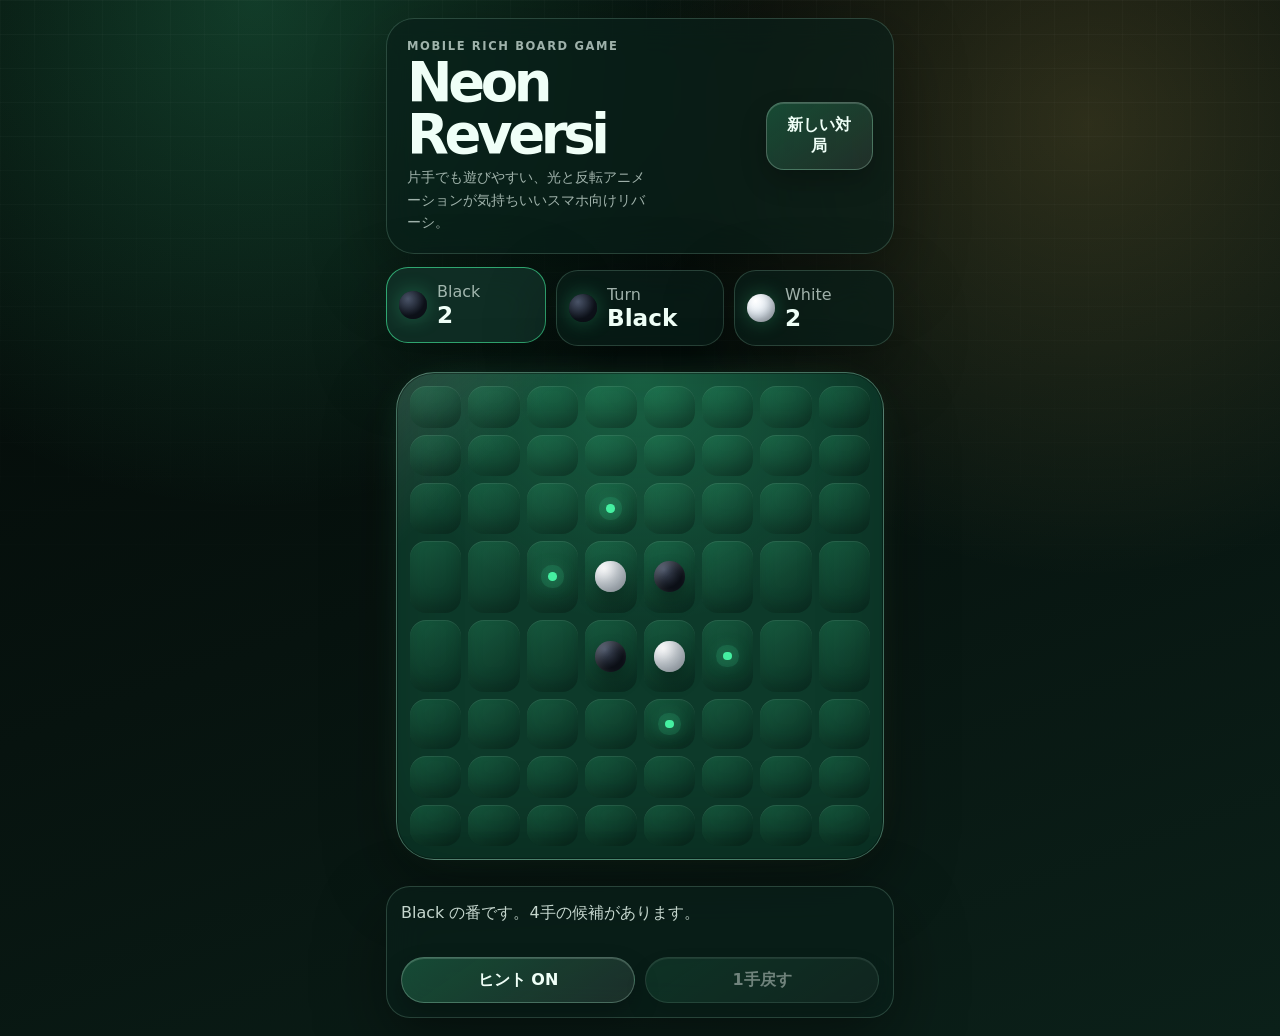
<file: index.html>
<!doctype html>
<html lang="ja">
  <head>
    <meta charset="UTF-8" />
    <meta name="viewport" content="width=device-width, initial-scale=1, viewport-fit=cover" />
    <meta name="theme-color" content="#07130f" />
    <title>Neon Reversi</title>
    <link rel="stylesheet" href="styles.css" />
  </head>
  <body>
    <main class="app-shell" aria-labelledby="game-title">
      <section class="hero-card">
        <div>
          <p class="eyebrow">Mobile Rich Board Game</p>
          <h1 id="game-title">Neon Reversi</h1>
          <p class="lead">片手でも遊びやすい、光と反転アニメーションが気持ちいいスマホ向けリバーシ。</p>
        </div>
        <button id="new-game" class="glass-button" type="button">新しい対局</button>
      </section>

      <section class="score-row" aria-label="スコア">
        <article class="score-card active" id="score-black-card">
          <span class="disc-mini black"></span>
          <div>
            <p>Black</p>
            <strong id="score-black">2</strong>
          </div>
        </article>
        <article class="turn-card" aria-live="polite">
          <span id="turn-orb" class="turn-orb black"></span>
          <div>
            <p>Turn</p>
            <strong id="turn-label">Black</strong>
          </div>
        </article>
        <article class="score-card" id="score-white-card">
          <span class="disc-mini white"></span>
          <div>
            <p>White</p>
            <strong id="score-white">2</strong>
          </div>
        </article>
      </section>

      <section class="board-wrap">
        <div class="board-glow" aria-hidden="true"></div>
        <div id="board" class="board" role="grid" aria-label="リバーシ盤"></div>
      </section>

      <section class="control-panel">
        <p id="message" class="message" aria-live="polite">Black の番です。光っているマスに置けます。</p>
        <div class="actions">
          <button id="hint-toggle" class="pill-button" type="button" aria-pressed="true">ヒント ON</button>
          <button id="undo" class="pill-button" type="button">1手戻す</button>
        </div>
      </section>
    </main>

    <div id="toast" class="toast" role="status" aria-live="polite"></div>
    <script src="script.js"></script>
  </body>
</html>
</file>
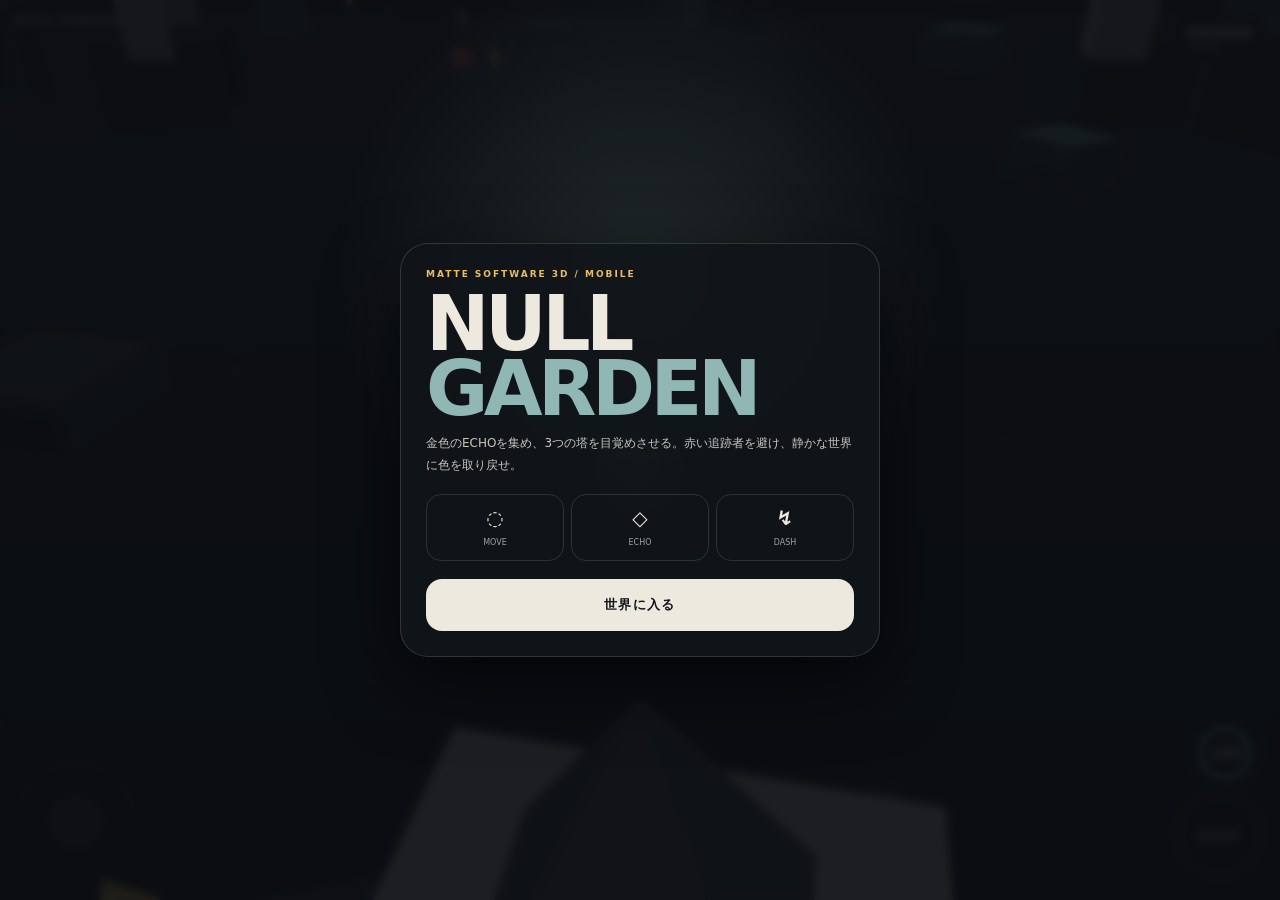
<file: null-garden/index.html>
<!doctype html><html lang="ja"><head><meta charset="utf-8"><meta name="viewport" content="width=device-width,initial-scale=1,maximum-scale=1,user-scalable=no,viewport-fit=cover"><meta name="theme-color" content="#11151a"><title>NULL GARDEN</title><style>*{box-sizing:border-box;-webkit-tap-highlight-color:transparent}html,body{margin:0;width:100%;height:100%;overflow:hidden;background:#11151a;color:#eee9df;font-family:system-ui,-apple-system,sans-serif;touch-action:none}canvas{position:fixed;inset:0;width:100%;height:100%}.ui{position:fixed;inset:0;pointer-events:none;padding:calc(14px + env(safe-area-inset-top)) 14px}.brand{font-size:11px;font-weight:900;letter-spacing:.2em;text-shadow:0 2px 12px #000}.score{position:absolute;right:14px;top:calc(14px + env(safe-area-inset-top));padding:9px 12px;border:1px solid #ffffff24;border-radius:14px;background:#12161dcc;backdrop-filter:blur(8px);font-weight:900}.score small{display:block;color:#9ca2a5;font-size:8px;letter-spacing:.15em}.core{position:absolute;right:20px;bottom:calc(112px + env(safe-area-inset-bottom));width:70px;height:70px;border-radius:50%;display:grid;place-items:center;border:1px solid #ffffff24;background:#12161dcc;font-weight:900}.core:after{content:"";position:absolute;inset:7px;border-radius:50%;border:5px solid #7fcac6;clip-path:inset(calc(100% - var(--hp)) 0 0)}.core span{z-index:1}.msg{position:absolute;top:18%;left:50%;transform:translateX(-50%);text-align:center;width:90%;opacity:0;transition:.2s;text-shadow:0 5px 20px #000}.msg.on{opacity:1}.msg b{font-size:30px;letter-spacing:.12em}.msg p{margin:5px;color:#cbc8c0;font-size:11px}.joy{position:fixed;left:18px;bottom:calc(20px + env(safe-area-inset-bottom));width:116px;height:116px;border-radius:50%;border:1px solid #ffffff26;background:#090c103f;pointer-events:auto}.knob{position:absolute;left:50%;top:50%;width:50px;height:50px;border-radius:50%;transform:translate(-50%,-50%);background:#eee9df28;border:1px solid #ffffff48}.dash{position:fixed;right:20px;bottom:calc(24px + env(safe-area-inset-bottom));width:82px;height:82px;border-radius:50%;pointer-events:auto;border:1px solid #ffffff2b;background:#12161dcc;color:#eee9df;font-weight:900;letter-spacing:.08em}.dash.ready{box-shadow:0 0 0 5px #e9bd6318}.screen{position:fixed;inset:0;z-index:5;display:grid;place-items:center;padding:24px;background:radial-gradient(circle at 50% 30%,#526b6a44,transparent 34%),#0b0e12e8;backdrop-filter:blur(4px)}.hide{display:none}.card{width:min(92vw,480px);padding:25px;border:1px solid #ffffff24;border-radius:28px;background:#11151ae8;box-shadow:0 25px 70px #0009}.eye{color:#e9bd63;font-size:9px;font-weight:900;letter-spacing:.22em}h1{margin:12px 0;font-size:clamp(45px,14vw,76px);line-height:.86;letter-spacing:-.06em}h1 span{display:block;color:#91b7b4}.lead{color:#c8c5bd;font-size:12px;line-height:1.8}.rules{display:grid;grid-template-columns:repeat(3,1fr);gap:7px;margin:18px 0}.rules div{padding:11px 5px;border:1px solid #ffffff20;border-radius:15px;text-align:center}.rules b{display:block;font-size:20px}.rules small{color:#9ca2a5;font-size:8px}.go{width:100%;height:52px;border:0;border-radius:16px;background:#eee9df;color:#11151a;font-weight:900;letter-spacing:.1em}.retry{margin-top:8px;width:100%;height:48px;border:1px solid #ffffff24;border-radius:16px;background:transparent;color:#eee9df;font-weight:800}@media(orientation:landscape) and (max-height:500px){.card{transform:scale(.82)}}</style></head><body><canvas id="c"></canvas><div class="ui"><div class="brand">NULL GARDEN</div><div class="score"><span id="sc">000000</span><small>SCORE</small></div><div id="core" class="core" style="--hp:100%"><span id="hp">100</span></div><div id="msg" class="msg"><b></b><p></p></div></div><div id="joy" class="joy"><div id="knob" class="knob"></div></div><button id="dash" class="dash">DASH</button><div id="start" class="screen"><div class="card"><div class="eye">MATTE SOFTWARE 3D / MOBILE</div><h1>NULL<span>GARDEN</span></h1><p class="lead">金色のECHOを集め、3つの塔を目覚めさせる。赤い追跡者を避け、静かな世界に色を取り戻せ。</p><div class="rules"><div><b>◌</b><small>MOVE</small></div><div><b>◇</b><small>ECHO</small></div><div><b>↯</b><small>DASH</small></div></div><button id="go" class="go">世界に入る</button></div></div><div id="end" class="screen hide"><div class="card"><div id="endEye" class="eye"></div><h1 id="endTitle" style="font-size:48px"></h1><p id="endText" class="lead"></p><button id="again" class="go">もう一度</button></div></div><script>(function(){'use strict';var d=document,c=d.getElementById('c'),x=c.getContext('2d'),W,H,R=1,state=0,t=0,last=performance.now(),score=0,aw=0,got=0,shake=0,flash=0,P,B,E,N,T,Q=[],stars=[],joy={x:0,y:0,id:-1},cam={x:0,y:9,z:18,a:Math.PI,p:-.54};function el(i){return d.getElementById(i)}function resize(){R=Math.min(devicePixelRatio||1,2);W=innerWidth;H=innerHeight;c.width=W*R;c.height=H*R;x.setTransform(R,0,0,R,0,0)}addEventListener('resize',resize);resize();function rnd(a,b){return(b||0)+Math.random()*(a-(b||0))}function cl(v,a,b){return Math.max(a,Math.min(b,v))}function setup(){P={x:0,z:12,vx:0,vz:0,a:Math.PI,hp:100,d:0,inv:0,tr:[]};B=[];E=[];N=[];T=[{x:-20,z:-18,on:0},{x:20,z:-18,on:0},{x:0,z:23,on:0}];Q=[];stars=[];score=aw=got=t=0;for(var i=0;i<70;i++)stars.push({x:Math.random(),y:Math.random()*.55,r:rnd(1.3,.3),a:rnd(.7,.15)});for(i=0;i<48;i++){var bx,bz,s,h,ok=0;while(!ok){bx=rnd(56,-56);bz=rnd(56,-56);s=rnd(2.5,1.1);h=rnd(5.2,.8);ok=Math.hypot(bx,bz)>10}B.push({x:bx,z:bz,s:s,h:h,r:rnd(6.28),blue:Math.random()<.22})}spawnE(15);for(i=0;i<5;i++){var a=rnd(6.28),r=rnd(40,25);N.push({x:Math.cos(a)*r,z:Math.sin(a)*r,vx:0,vz:0,p:rnd(6.28),st:0})}ui()}function spawnE(n){for(var k=0;k<n;k++){var ex,ez,ok=0;while(!ok){ex=rnd(52,-52);ez=rnd(52,-52);ok=Math.hypot(ex-P.x,ez-P.z)>7}E.push({x:ex,z:ez,p:rnd(6.28),on:1})}}function ui(){el('sc').textContent=('000000'+(score|0)).slice(-6);el('hp').textContent=Math.max(0,Math.ceil(P.hp));el('core').style.setProperty('--hp',cl(P.hp,0,100)+'%');el('dash').className='dash'+(P.d<=0?' ready':'')}var mt;function msg(a,b){var m=el('msg');m.children[0].textContent=a;m.children[1].textContent=b;m.className='msg on';clearTimeout(mt);mt=setTimeout(function(){m.className='msg'},900)}function burst(px,py,pz,col,n){for(var i=0;i<n;i++){var a=rnd(6.28),s=rnd(7,1);Q.push({x:px,y:py,z:pz,vx:Math.cos(a)*s,vy:rnd(5,1),vz:Math.sin(a)*s,l:rnd(1,.4),c:col,r:rnd(.16,.05)})}}function start(){setup();state=1;el('start').className='screen hide';el('end').className='screen hide';msg('ENTER','ECHOを5つ集めろ')}el('go').onclick=start;el('again').onclick=start;function dash(){if(state!=1||P.d>0)return;var ix=joy.x,iz=joy.y,m=Math.hypot(ix,iz);if(m<.2){ix=Math.sin(P.a);iz=Math.cos(P.a);m=1}P.vx+=ix/m*15;P.vz+=iz/m*15;P.d=2;P.inv=.35;burst(P.x,.6,P.z,'#e9bd63',22);shake=.25}el('dash').ontouchstart=function(e){e.preventDefault();dash()};el('dash').onclick=dash;var j=el('joy'),kn=el('knob');function jm(e){var q=e.changedTouches[0],r=j.getBoundingClientRect(),dx=q.clientX-r.left-r.width/2,dy=q.clientY-r.top-r.height/2,m=Math.hypot(dx,dy)||1,k=Math.min(1,m/39);joy.x=dx/m*k;joy.y=dy/m*k;kn.style.transform='translate(calc(-50% + '+joy.x*39+'px),calc(-50% + '+joy.y*39+'px))'}j.ontouchstart=function(e){e.preventDefault();joy.id=e.changedTouches[0].identifier;jm(e)};j.ontouchmove=function(e){e.preventDefault();jm(e)};j.ontouchend=j.ontouchcancel=function(){joy.x=joy.y=0;kn.style.transform='translate(-50%,-50%)'};function col(nx,nz,r){for(var i=0;i<B.length;i++){var b=B[i],dx=nx-b.x,dz=nz-b.z,l=b.s+r;if(Math.abs(dx)<l&&Math.abs(dz)<l){if(Math.abs(dx)>Math.abs(dz))nx=b.x+(dx<0?-l:l);else nz=b.z+(dz<0?-l:l)}}return[cl(nx,-60,60),cl(nz,-60,60)]}function tower(){var a=T.filter(function(v){return!v.on});a.sort(function(u,v){return(u.x-P.x)*(u.x-P.x)+(u.z-P.z)*(u.z-P.z)-((v.x-P.x)*(v.x-P.x)+(v.z-P.z)*(v.z-P.z))});if(!a.length)return;a[0].on=1;aw++;score+=700*aw;burst(a[0].x,3,a[0].z,'#7fcac6',55);flash=.8;shake=.5;msg('TOWER '+aw+'/3','世界に色が戻る');if(aw==3)setTimeout(function(){finish(1)},800)}function finish(win){if(state!=1)return;state=2;el('end').className='screen';el('endEye').textContent=win?'THE GARDEN REMEMBERS':'THE SIGNAL FADES';el('endTitle').textContent=win?'AWAKENED':'SILENCED';el('endText').textContent=win?'3つの塔が目覚め、無音の世界に脈動が戻った。':'COREは沈黙した。世界は次の侵入者を待っている。'}function update(dt){if(state!=1)return;t+=dt;P.d=Math.max(0,P.d-dt);P.inv=Math.max(0,P.inv-dt);P.vx+=joy.x*20*dt;P.vz+=joy.y*20*dt;var drag=Math.pow(.035,dt);P.vx*=drag;P.vz*=drag;var z=col(P.x+P.vx*dt,P.z+P.vz*dt,.7);P.x=z[0];P.z=z[1];if(Math.hypot(P.vx,P.vz)>.4)P.a=Math.atan2(P.vx,P.vz);P.tr.unshift({x:P.x,z:P.z});if(P.tr.length>12)P.tr.pop();for(var i=0;i<E.length;i++){var e=E[i];if(e.on&&(e.x-P.x)*(e.x-P.x)+(e.z-P.z)*(e.z-P.z)<2){e.on=0;got++;score+=100;burst(e.x,1,e.z,'#e9bd63',20);if(got%5==0)tower();else msg('ECHO '+got%5+'/5','TOTAL '+got);if(E.filter(function(v){return v.on}).length<5)spawnE(6)}}for(i=0;i<N.length;i++){var n=N[i],dx=P.x-n.x,dz=P.z-n.z,di=Math.hypot(dx,dz)||1,sp=2.1+aw*.35;n.st=Math.max(0,n.st-dt);n.vx+=(dx/di*sp-n.vx)*dt*1.7;n.vz+=(dz/di*sp-n.vz)*dt*1.7;z=col(n.x+n.vx*dt,n.z+n.vz*dt,.6);n.x=z[0];n.z=z[1];if(di<1.4&&P.inv<=0){P.hp-=18;P.inv=1;n.st=.7;P.vx+=dx/di*10;P.vz+=dz/di*10;burst(P.x,.6,P.z,'#d95f59',26);shake=.6;flash=.4;msg('CORE HIT',Math.max(0,Math.ceil(P.hp))+'%');if(P.hp<=0)finish(0)}}for(i=Q.length-1;i>=0;i--){var q=Q[i];q.l-=dt;q.vy-=5*dt;q.x+=q.vx*dt;q.y+=q.vy*dt;q.z+=q.vz*dt;if(q.l<=0)Q.splice(i,1)}score+=dt*3;shake=Math.max(0,shake-dt*2);flash=Math.max(0,flash-dt*2);ui()}function cp(p){var dx=p.x-cam.x,dy=p.y-cam.y,dz=p.z-cam.z,ca=Math.cos(cam.a),sa=Math.sin(cam.a),xx=dx*ca-dz*sa,zz=dx*sa+dz*ca,cc=Math.cos(cam.p),ss=Math.sin(cam.p);return{x:xx,y:dy*cc-zz*ss,z:dy*ss+zz*cc}}function pr(p){var a=cp(p);if(a.z<.3)return null;var f=Math.min(W,H)*1.05;return{x:W/2+a.x*f/a.z,y:H*.49-a.y*f/a.z,s:f/a.z,z:a.z}}var D=[];function poly(a,c,k){var p=a.map(pr);if(p.some(function(v){return!v}))return;var dep=p.reduce(function(s,v){return s+v.z},0)/p.length;D.push({d:dep,f:function(){x.fillStyle=shade(c,k);x.beginPath();x.moveTo(p[0].x,p[0].y);for(var i=1;i<p.length;i++)x.lineTo(p[i].x,p[i].y);x.closePath();x.fill()}})}function shade(c,k){var n=parseInt(c.slice(1),16),r=(n>>16)&255,g=(n>>8)&255,b=n&255;return'rgb('+(cl(r*k,0,255)|0)+','+(cl(g*k,0,255)|0)+','+(cl(b*k,0,255)|0)+')'}function box(px,py,pz,sx,sy,sz,c,r){var ca=Math.cos(r||0),sa=Math.sin(r||0),a=[];[-sy,sy].forEach(function(Y){[-sz,sz].forEach(function(Z){[-sx,sx].forEach(function(X){a.push({x:px+X*ca-Z*sa,y:py+Y,z:pz+X*sa+Z*ca})})})});function id(Y,Z,X){return(Y?4:0)+(Z?2:0)+(X?1:0)}poly([a[id(1,0,0)],a[id(1,0,1)],a[id(1,1,1)],a[id(1,1,0)]],c,1.08);poly([a[id(0,1,0)],a[id(0,1,1)],a[id(1,1,1)],a[id(1,1,0)]],c,.68);poly([a[id(0,0,1)],a[id(0,1,1)],a[id(1,1,1)],a[id(1,0,1)]],c,.83);poly([a[id(0,0,0)],a[id(0,0,1)],a[id(1,0,1)],a[id(1,0,0)]],c,.56)}function ball(px,py,pz,r,c){var p=pr({x:px,y:py,z:pz});if(!p)return;D.push({d:p.z,f:function(){var z=r*p.s,g=x.createRadialGradient(p.x-z*.3,p.y-z*.3,1,p.x,p.y,z);g.addColorStop(0,shade(c,1.25));g.addColorStop(1,shade(c,.45));x.fillStyle=g;x.beginPath();x.arc(p.x,p.y,z,0,6.28);x.fill()}})}function dia(px,py,pz,r,h,c,a){var ring=[],i;for(i=0;i<4;i++)ring.push({x:px+Math.cos(a+i*1.57)*r,y:py,z:pz+Math.sin(a+i*1.57)*r});var top={x:px,y:py+h,z:pz},bot={x:px,y:py-h,z:pz};for(i=0;i<4;i++){poly([top,ring[i],ring[(i+1)%4]],c,1-i*.06);poly([bot,ring[(i+1)%4],ring[i]],c,.65+i*.04)}}function render(){var g=x.createLinearGradient(0,0,0,H);g.addColorStop(0,'#232932');g.addColorStop(1,'#0d1116');x.fillStyle=g;x.fillRect(0,0,W,H);for(var i=0;i<stars.length;i++){var s=stars[i];x.globalAlpha=s.a;x.fillStyle='#cbd7da';x.beginPath();x.arc(s.x*W,s.y*H,s.r,0,6.28);x.fill()}x.globalAlpha=1;cam.a+=(P.a-cam.a)*.04;cam.x+=(P.x-Math.sin(cam.a)*13-cam.x)*.07;cam.z+=(P.z-Math.cos(cam.a)*13-cam.z)*.07;cam.y+=(9-cam.y)*.05;cam.x+=(Math.random()-.5)*shake;D=[];box(0,-.65,0,63,.5,63,'#292d2c',0);for(i=0;i<B.length;i++){var b=B[i];box(b.x,b.h/2,b.z,b.s,b.h/2,b.s,b.blue?'#40575c':'#22272d',b.r);box(b.x,b.h+.05,b.z,b.s*.86,.06,b.s*.86,b.blue?'#6b9f9c':'#444842',b.r)}for(i=0;i<T.length;i++){var u=T[i];box(u.x,1.6,u.z,2.4,1.7,2.4,'#22272d',.2);box(u.x,4,u.z,1.1,1.6,1.1,u.on?'#67aaa7':'#bdb8ad',-.2);dia(u.x,6+Math.sin(t*2+i)*.2,u.z,.8,1.3,u.on?'#e9bd63':'#4c504d',t*.6)}for(i=0;i<E.length;i++)if(E[i].on)dia(E[i].x,1.2+Math.sin(t*2+E[i].p)*.2,E[i].z,.32,.65,'#e9bd63',t);for(i=0;i<N.length;i++)ball(N[i].x,.8+Math.sin(t*3+N[i].p)*.12,N[i].z,.72,'#d95f59');for(i=0;i<P.tr.length;i+=2)ball(P.tr[i].x,.08,P.tr[i].z,.18,'#4d7775');if(!(P.inv>0&&((t*14)|0)%2==0))ball(P.x,.82,P.z,.72,'#eee9df');for(i=0;i<Q.length;i++)ball(Q[i].x,Q[i].y,Q[i].z,Q[i].r,Q[i].c);D.sort(function(a,b){return b.d-a.d});for(i=0;i<D.length;i++)D[i].f();if(flash){x.fillStyle='rgba(240,236,225,'+flash*.13+')';x.fillRect(0,0,W,H)}}function loop(now){var dt=Math.min(.033,(now-last)/1000);last=now;if(!state)t+=dt;update(dt);render();requestAnimationFrame(loop)}setup();requestAnimationFrame(loop)})();</script></body></html>
</file>
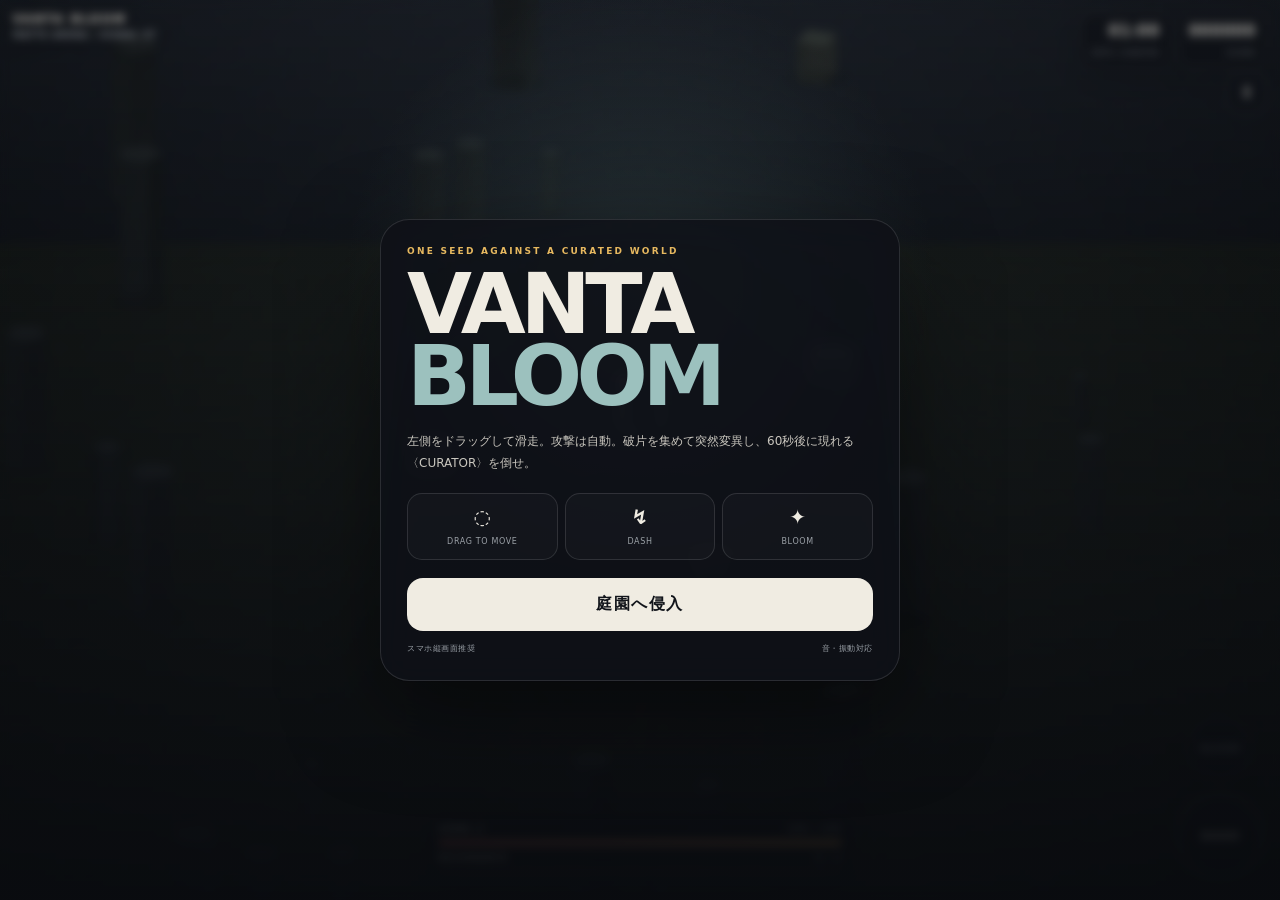
<file: vanta-bloom/index.html>
<!doctype html>
<html lang="ja">
<head>
<meta charset="utf-8">
<meta name="viewport" content="width=device-width,initial-scale=1,viewport-fit=cover,user-scalable=no,maximum-scale=1">
<meta name="theme-color" content="#101319">
<title>VANTA BLOOM</title>
<link rel="stylesheet" href="styles.css">
</head>
<body>
<canvas id="game" aria-label="VANTA BLOOM game canvas"></canvas>
<div id="grain"></div>
<div id="hud">
  <div class="hud-top">
    <div class="brand">VANTA BLOOM<small>MATTE ARENA / SIGNAL 07</small></div>
    <div class="readouts"><div class="readout"><b id="timer">01:00</b><small>UNTIL CURATOR</small></div><div class="readout"><b id="score">000000</b><small>SCORE</small></div></div>
  </div>
  <div class="hud-bottom"><div class="status">
    <div class="status-row"><span id="levelLabel">LEVEL 1</span><span id="hpText">100 / 100</span></div><div class="bar hp"><i id="hpBar"></i></div>
    <div class="status-row" style="margin-top:7px"><span>RESONANCE</span><span id="xpText">0 / 6</span></div><div class="bar xp"><i id="xpBar"></i></div>
  </div></div>
</div>
<div id="message"><b></b><p></p></div>
<div id="controls"><div id="stick"><div id="knob"></div></div><button id="bloom" class="action">BLOOM</button><button id="dash" class="action ready">DASH</button><button id="pause">Ⅱ</button></div>

<div id="start" class="screen"><div class="card">
  <div class="eyebrow">ONE SEED AGAINST A CURATED WORLD</div><h1>VANTA<span>BLOOM</span></h1>
  <p class="lead">左側をドラッグして滑走。攻撃は自動。破片を集めて突然変異し、60秒後に現れる〈CURATOR〉を倒せ。</p>
  <div class="rules"><div class="rule"><b>◌</b><small>DRAG TO MOVE</small></div><div class="rule"><b>↯</b><small>DASH</small></div><div class="rule"><b>✦</b><small>BLOOM</small></div></div>
  <button id="play" class="primary">庭園へ侵入</button>
  <div class="meta"><span>スマホ縦画面推奨</span><span>音・振動対応</span></div>
</div></div>

<div id="upgrade" class="screen hidden"><div class="upgrade-wrap"><div class="upgrade-title"><b>MUTATION</b><p>ひとつ選んで身体を書き換える</p></div><div id="upgradeCards" class="upgrades"></div></div></div>

<div id="pauseScreen" class="screen hidden"><div class="card"><div class="eyebrow">THE GARDEN IS SUSPENDED</div><h1 style="font-size:50px">PAUSE</h1><p class="lead">呼吸を整えたら、また庭園へ。</p><button id="resume" class="primary">続ける</button><button id="restartPause" class="secondary">最初から</button></div></div>

<div id="end" class="screen hidden"><div class="card"><div id="endEye" class="eyebrow"></div><h1 id="endTitle" style="font-size:50px"></h1><p id="endText" class="lead"></p><div class="end-stats"><div><b id="endScore">0</b><small>SCORE</small></div><div><b id="endKills">0</b><small>SHATTERED</small></div><div><b id="endLevel">1</b><small>LEVEL</small></div></div><button id="again" class="primary">もう一度侵入</button><div class="meta"><span id="bestText"></span><span>VANTA BLOOM</span></div></div></div>
<div id="rotate"><div><b>縦向きに戻してね</b><p>この庭園はスマホの縦画面で最も美しく動きます。</p></div></div>

<script src="game1.js" defer></script>
<script src="game2.js" defer></script>
<script src="game3.js" defer></script>
<script src="game4.js" defer></script>
</body>
</html>
</file>
<file: styles.css>
:root {
  color-scheme: dark;
  --bg: #07130f;
  --panel: rgba(11, 31, 25, 0.72);
  --panel-strong: rgba(18, 48, 39, 0.88);
  --line: rgba(190, 255, 223, 0.18);
  --green: #1d7f58;
  --green-bright: #45f0a1;
  --gold: #ffd166;
  --white-disc: #f7fbff;
  --black-disc: #10151f;
  --shadow: 0 24px 70px rgba(0, 0, 0, 0.38);
  font-family: Inter, ui-rounded, "Hiragino Sans", "Yu Gothic UI", system-ui, sans-serif;
}

* {
  box-sizing: border-box;
  -webkit-tap-highlight-color: transparent;
}

body {
  margin: 0;
  min-height: 100svh;
  overflow-x: hidden;
  background:
    radial-gradient(circle at 20% 0%, rgba(69, 240, 161, 0.22), transparent 35%),
    radial-gradient(circle at 85% 12%, rgba(255, 209, 102, 0.16), transparent 32%),
    linear-gradient(160deg, #030806 0%, var(--bg) 50%, #0b2019 100%);
  color: #effff7;
}

body::before {
  content: "";
  position: fixed;
  inset: 0;
  pointer-events: none;
  background-image: linear-gradient(rgba(255, 255, 255, 0.035) 1px, transparent 1px),
    linear-gradient(90deg, rgba(255, 255, 255, 0.025) 1px, transparent 1px);
  background-size: 34px 34px;
  mask-image: linear-gradient(to bottom, rgba(0, 0, 0, 0.8), transparent 78%);
}

button {
  border: 0;
  color: inherit;
  font: inherit;
  cursor: pointer;
}

.app-shell {
  width: min(100%, 540px);
  min-height: 100svh;
  margin: 0 auto;
  padding: max(18px, env(safe-area-inset-top)) 16px max(18px, env(safe-area-inset-bottom));
  display: flex;
  flex-direction: column;
  gap: 16px;
}

.hero-card,
.score-card,
.turn-card,
.control-panel {
  border: 1px solid var(--line);
  background: var(--panel);
  box-shadow: var(--shadow);
  backdrop-filter: blur(18px) saturate(1.25);
}

.hero-card {
  border-radius: 28px;
  padding: 20px;
  display: flex;
  gap: 18px;
  align-items: center;
  justify-content: space-between;
}

.eyebrow,
.lead,
.score-card p,
.turn-card p {
  margin: 0;
  color: rgba(239, 255, 247, 0.66);
}

.eyebrow {
  text-transform: uppercase;
  letter-spacing: 0.14em;
  font-size: 0.72rem;
  font-weight: 800;
}

h1 {
  margin: 4px 0 6px;
  font-size: clamp(2rem, 9vw, 3.4rem);
  line-height: 0.95;
  letter-spacing: -0.08em;
}

.lead {
  max-width: 27ch;
  font-size: 0.9rem;
  line-height: 1.55;
}

.glass-button,
.pill-button {
  background: linear-gradient(145deg, rgba(69, 240, 161, 0.22), rgba(255, 255, 255, 0.08));
  border: 1px solid rgba(209, 255, 230, 0.26);
  box-shadow: inset 0 1px 0 rgba(255, 255, 255, 0.16), 0 12px 26px rgba(0, 0, 0, 0.24);
}

.glass-button {
  min-width: 96px;
  padding: 12px 14px;
  border-radius: 18px;
  font-weight: 800;
}

.score-row {
  display: grid;
  grid-template-columns: 1fr 1.05fr 1fr;
  gap: 10px;
}

.score-card,
.turn-card {
  min-height: 76px;
  border-radius: 22px;
  padding: 12px;
  display: flex;
  align-items: center;
  gap: 10px;
  transition: transform 240ms ease, border-color 240ms ease, background 240ms ease;
}

.score-card.active {
  transform: translateY(-3px);
  border-color: rgba(69, 240, 161, 0.62);
  background: var(--panel-strong);
}

.score-card strong,
.turn-card strong {
  font-size: 1.45rem;
}

.disc-mini,
.turn-orb {
  flex: 0 0 auto;
  width: 28px;
  aspect-ratio: 1;
  border-radius: 50%;
  box-shadow: inset -4px -5px 9px rgba(0, 0, 0, 0.28), 0 0 20px rgba(69, 240, 161, 0.28);
}

.black {
  background: radial-gradient(circle at 32% 28%, #495367, var(--black-disc) 62%);
}

.white {
  background: radial-gradient(circle at 30% 24%, #ffffff, #dce6ef 58%, #b3bec9);
}

.board-wrap {
  position: relative;
  margin: auto 0;
  padding: 10px;
}

.board-glow {
  position: absolute;
  inset: 6%;
  border-radius: 32px;
  filter: blur(22px);
  background: linear-gradient(135deg, rgba(69, 240, 161, 0.45), rgba(255, 209, 102, 0.16));
  animation: breathe 4s ease-in-out infinite;
}

.board {
  position: relative;
  display: grid;
  grid-template-columns: repeat(8, 1fr);
  gap: clamp(4px, 1.2vw, 7px);
  padding: clamp(8px, 2.2vw, 13px);
  width: 100%;
  aspect-ratio: 1;
  border-radius: clamp(22px, 7vw, 38px);
  border: 1px solid rgba(213, 255, 233, 0.28);
  background:
    linear-gradient(135deg, rgba(255, 255, 255, 0.13), transparent 18%),
    radial-gradient(circle at 50% 0%, rgba(69, 240, 161, 0.22), transparent 46%),
    #0d3a2a;
  box-shadow: inset 0 0 0 1px rgba(0, 0, 0, 0.32), inset 0 -30px 70px rgba(0, 0, 0, 0.2), var(--shadow);
}

.cell {
  position: relative;
  display: grid;
  place-items: center;
  min-width: 0;
  border-radius: clamp(9px, 2.8vw, 16px);
  background: linear-gradient(145deg, rgba(69, 240, 161, 0.18), rgba(4, 21, 16, 0.26));
  box-shadow: inset 0 1px 0 rgba(255, 255, 255, 0.08), inset 0 -10px 16px rgba(0, 0, 0, 0.16);
  transition: transform 180ms ease, background 180ms ease;
  touch-action: manipulation;
}

.cell.valid::after {
  content: "";
  width: 22%;
  aspect-ratio: 1;
  border-radius: 50%;
  background: var(--green-bright);
  box-shadow: 0 0 0 7px rgba(69, 240, 161, 0.12), 0 0 18px rgba(69, 240, 161, 0.76);
  animation: pulse 1.35s ease-in-out infinite;
}

.cell:active {
  transform: scale(0.94);
}

.disc {
  width: 78%;
  aspect-ratio: 1;
  border-radius: 50%;
  transform-style: preserve-3d;
  animation: pop 360ms cubic-bezier(0.2, 1.45, 0.34, 1) both;
}

.disc.black,
.disc.white {
  box-shadow: inset -8px -10px 16px rgba(0, 0, 0, 0.3), inset 4px 4px 8px rgba(255, 255, 255, 0.18), 0 10px 18px rgba(0, 0, 0, 0.32);
}

.disc.flip {
  animation: flip 520ms cubic-bezier(0.22, 1, 0.36, 1) both;
}

.control-panel {
  border-radius: 24px;
  padding: 14px;
}

.message {
  min-height: 44px;
  margin: 0 0 12px;
  line-height: 1.55;
  color: rgba(239, 255, 247, 0.82);
}

.actions {
  display: grid;
  grid-template-columns: 1fr 1fr;
  gap: 10px;
}

.pill-button {
  min-height: 46px;
  border-radius: 999px;
  font-weight: 800;
}

.toast {
  position: fixed;
  left: 50%;
  bottom: calc(18px + env(safe-area-inset-bottom));
  z-index: 10;
  padding: 12px 16px;
  border-radius: 999px;
  background: rgba(6, 16, 13, 0.86);
  border: 1px solid rgba(213, 255, 233, 0.22);
  box-shadow: var(--shadow);
  opacity: 0;
  transform: translate(-50%, 24px) scale(0.96);
  transition: opacity 220ms ease, transform 220ms ease;
  pointer-events: none;
  white-space: nowrap;
}

.toast.show {
  opacity: 1;
  transform: translate(-50%, 0) scale(1);
}

@keyframes pop {
  from { opacity: 0; transform: scale(0.35); }
  to { opacity: 1; transform: scale(1); }
}

@keyframes flip {
  0% { transform: rotateY(0deg) scale(1); }
  48% { transform: rotateY(90deg) scale(1.12); }
  100% { transform: rotateY(180deg) scale(1); }
}

@keyframes pulse {
  50% { transform: scale(1.28); opacity: 0.58; }
}

@keyframes breathe {
  50% { transform: scale(1.04); opacity: 0.72; }
}

@media (max-width: 430px) {
  .app-shell { gap: 12px; }
  .hero-card { padding: 16px; border-radius: 24px; }
  .lead { font-size: 0.82rem; }
  .score-row { gap: 8px; }
  .score-card,
  .turn-card { min-height: 68px; padding: 10px 8px; gap: 7px; }
  .score-card strong,
  .turn-card strong { font-size: 1.22rem; }
  .score-card p,
  .turn-card p { font-size: 0.72rem; }
  .disc-mini,
  .turn-orb { width: 24px; }
}

.pill-button:disabled {
  cursor: not-allowed;
  opacity: 0.45;
}
</file>
<file: vanta-bloom/styles.css>
:root{
  color-scheme:dark;
  --bg:#0e1117;--panel:#171b22;--ink:#f0ece2;--muted:#9ba1a7;
  --line:rgba(255,255,255,.12);--gold:#e7b960;--teal:#7cc9c3;--red:#db6b63;
}
*{box-sizing:border-box;-webkit-tap-highlight-color:transparent}
html,body{width:100%;height:100%;margin:0;overflow:hidden;background:var(--bg);color:var(--ink);font-family:Inter,ui-sans-serif,system-ui,-apple-system,"Hiragino Sans","Yu Gothic UI",sans-serif}
body{touch-action:none;overscroll-behavior:none;user-select:none;-webkit-user-select:none}
button{font:inherit;color:inherit}
canvas{position:fixed;inset:0;width:100%;height:100%;display:block}
#grain{position:fixed;inset:-40%;pointer-events:none;opacity:.04;mix-blend-mode:soft-light;background-image:url("data:image/svg+xml,%3Csvg viewBox='0 0 180 180' xmlns='http://www.w3.org/2000/svg'%3E%3Cfilter id='n'%3E%3CfeTurbulence type='fractalNoise' baseFrequency='.85' numOctaves='3' stitchTiles='stitch'/%3E%3C/filter%3E%3Crect width='100%25' height='100%25' filter='url(%23n)' opacity='.9'/%3E%3C/svg%3E");animation:grain .3s steps(2) infinite}
@keyframes grain{0%{transform:translate(0)}25%{transform:translate(2%,-3%)}50%{transform:translate(-3%,2%)}75%{transform:translate(3%,2%)}100%{transform:translate(-2%,-2%)}}
#hud{position:fixed;inset:0;pointer-events:none;padding:calc(13px + env(safe-area-inset-top)) 13px calc(14px + env(safe-area-inset-bottom));display:flex;flex-direction:column;justify-content:space-between;z-index:3}
.hud-top{display:flex;justify-content:space-between;align-items:flex-start;gap:10px}
.brand{font-weight:950;font-size:11px;letter-spacing:.2em;text-shadow:0 3px 18px #000}.brand small{display:block;margin-top:5px;color:var(--muted);font-size:8px;letter-spacing:.13em}
.readouts{display:flex;gap:7px}.readout{min-width:76px;padding:8px 10px;border:1px solid var(--line);border-radius:14px;background:rgba(17,20,26,.72);backdrop-filter:blur(8px);text-align:right;box-shadow:0 8px 24px rgba(0,0,0,.16)}
.readout b{display:block;font-size:15px;letter-spacing:.05em}.readout small{color:var(--muted);font-size:7px;letter-spacing:.14em}
.hud-bottom{display:flex;justify-content:center;align-items:flex-end;padding:0 86px 0 86px}
.status{width:min(100%,430px);padding:10px 12px;border:1px solid var(--line);border-radius:17px;background:rgba(17,20,26,.72);backdrop-filter:blur(8px);box-shadow:0 10px 28px rgba(0,0,0,.18)}
.status-row{display:flex;justify-content:space-between;align-items:center;font-size:9px;font-weight:850;letter-spacing:.1em}.status-row span:last-child{color:var(--muted)}
.bar{height:6px;margin-top:6px;border-radius:99px;overflow:hidden;background:rgba(255,255,255,.08)}.bar i{display:block;height:100%;width:100%;border-radius:inherit;transition:width .15s}.hp i{background:linear-gradient(90deg,#d46c64,#edb061)}.xp i{background:linear-gradient(90deg,#73beb9,#d7c37b)}
#message{position:fixed;z-index:4;left:50%;top:17%;transform:translate(-50%,8px);width:min(90vw,520px);text-align:center;opacity:0;pointer-events:none;transition:.24s;text-shadow:0 6px 25px #000}
#message.show{opacity:1;transform:translate(-50%,0)}#message b{font-size:clamp(24px,8vw,48px);letter-spacing:.12em}#message p{margin:6px 0 0;color:#d5d1c8;font-size:11px;letter-spacing:.08em}
#controls{position:fixed;inset:0;pointer-events:none;z-index:5}
#stick{position:absolute;display:none;width:118px;height:118px;border-radius:50%;border:1px solid rgba(255,255,255,.14);background:rgba(8,11,15,.25);backdrop-filter:blur(3px);transform:translate(-50%,-50%);pointer-events:none}
#knob{position:absolute;left:50%;top:50%;width:49px;height:49px;border-radius:50%;transform:translate(-50%,-50%);background:rgba(240,236,226,.18);border:1px solid rgba(255,255,255,.28);box-shadow:0 8px 22px rgba(0,0,0,.3)}
.action{position:absolute;pointer-events:auto;border-radius:50%;border:1px solid rgba(255,255,255,.17);background:rgba(18,22,28,.72);backdrop-filter:blur(8px);font-weight:950;letter-spacing:.07em;box-shadow:0 13px 30px rgba(0,0,0,.25);touch-action:none}
.action:active{transform:scale(.94)}
#dash{right:19px;bottom:calc(23px + env(safe-area-inset-bottom));width:82px;height:82px;font-size:11px}
#bloom{right:28px;bottom:calc(119px + env(safe-area-inset-bottom));width:64px;height:64px;font-size:9px;color:#73787b}
#bloom.ready{color:var(--gold);box-shadow:0 0 0 5px rgba(231,185,96,.09),0 13px 30px rgba(0,0,0,.25);animation:ready 1.1s ease-in-out infinite}
#dash.ready{box-shadow:0 0 0 5px rgba(124,201,195,.08),0 13px 30px rgba(0,0,0,.25)}
@keyframes ready{50%{transform:scale(1.05)}}
#pause{position:absolute;right:13px;top:calc(73px + env(safe-area-inset-top));width:40px;height:40px;border-radius:13px;border:1px solid var(--line);background:rgba(18,22,28,.72);pointer-events:auto;font-size:15px}
.screen{position:fixed;inset:0;z-index:10;display:grid;place-items:center;padding:24px;background:radial-gradient(circle at 50% 31%,rgba(80,107,106,.26),transparent 33%),linear-gradient(180deg,rgba(9,11,15,.3),rgba(9,11,15,.94));backdrop-filter:blur(5px)}
.screen.hidden{display:none}.card{width:min(92vw,520px);padding:26px;border:1px solid var(--line);border-radius:29px;background:rgba(15,18,24,.88);box-shadow:0 30px 90px rgba(0,0,0,.5);backdrop-filter:blur(16px)}
.eyebrow{color:var(--gold);font-size:9px;font-weight:900;letter-spacing:.25em}
h1{margin:12px 0 0;font-size:clamp(47px,15vw,84px);line-height:.86;letter-spacing:-.065em}h1 span{display:block;color:#9cc1be}
.lead{margin:19px 0;color:#c9c6be;font-size:12px;line-height:1.8}.rules{display:grid;grid-template-columns:repeat(3,1fr);gap:7px;margin:18px 0}.rule{padding:11px 5px;border:1px solid var(--line);border-radius:15px;text-align:center;background:rgba(255,255,255,.025)}.rule b{display:block;font-size:20px}.rule small{color:var(--muted);font-size:8px;letter-spacing:.08em}
.primary,.secondary{width:100%;height:53px;border-radius:16px;font-weight:950;letter-spacing:.1em}.primary{border:0;background:var(--ink);color:#11141a}.secondary{margin-top:9px;border:1px solid var(--line);background:transparent;color:var(--ink)}
.meta{display:flex;justify-content:space-between;gap:8px;margin-top:12px;color:var(--muted);font-size:8px;letter-spacing:.07em}
#upgrade{background:rgba(8,10,14,.9)}.upgrade-wrap{width:min(94vw,620px)}.upgrade-title{text-align:center;margin-bottom:15px}.upgrade-title b{font-size:28px;letter-spacing:.12em}.upgrade-title p{margin:7px;color:var(--muted);font-size:10px;letter-spacing:.08em}
.upgrades{display:grid;grid-template-columns:repeat(3,1fr);gap:9px}.upgrade-card{min-height:180px;padding:15px 12px;border:1px solid var(--line);border-radius:19px;background:linear-gradient(155deg,rgba(255,255,255,.055),rgba(255,255,255,.018));text-align:left;box-shadow:0 14px 36px rgba(0,0,0,.25)}.upgrade-card:active{transform:scale(.97)}.upgrade-card .icon{display:grid;place-items:center;width:42px;height:42px;border-radius:14px;background:rgba(124,201,195,.12);font-size:22px}.upgrade-card h3{margin:14px 0 7px;font-size:13px;letter-spacing:.06em}.upgrade-card p{margin:0;color:#b8bab8;font-size:10px;line-height:1.6}.upgrade-card small{display:block;margin-top:10px;color:var(--gold);font-size:8px;letter-spacing:.09em}
.end-stats{display:grid;grid-template-columns:repeat(3,1fr);gap:7px;margin:18px 0}.end-stats div{padding:12px 5px;border:1px solid var(--line);border-radius:15px;text-align:center}.end-stats b{display:block;font-size:20px}.end-stats small{color:var(--muted);font-size:8px}
#rotate{display:none;position:fixed;inset:0;z-index:30;background:#0e1117;place-items:center;text-align:center;padding:34px}#rotate b{font-size:22px;letter-spacing:.08em}#rotate p{color:var(--muted);line-height:1.8}
@media(max-width:430px){.readouts{gap:5px}.readout{min-width:68px;padding:7px 8px}.upgrades{grid-template-columns:1fr}.upgrade-card{min-height:118px;display:grid;grid-template-columns:48px 1fr;column-gap:12px;align-items:start}.upgrade-card .icon{grid-row:1/4}.upgrade-card h3{margin:2px 0 5px}.upgrade-card small{margin-top:5px}.status{padding:8px 10px}.hud-bottom{padding-left:80px;padding-right:80px}}
@media(orientation:landscape) and (max-height:520px){#rotate{display:grid}}
@media(prefers-reduced-motion:reduce){#grain,.ready{animation:none}}
</file>
